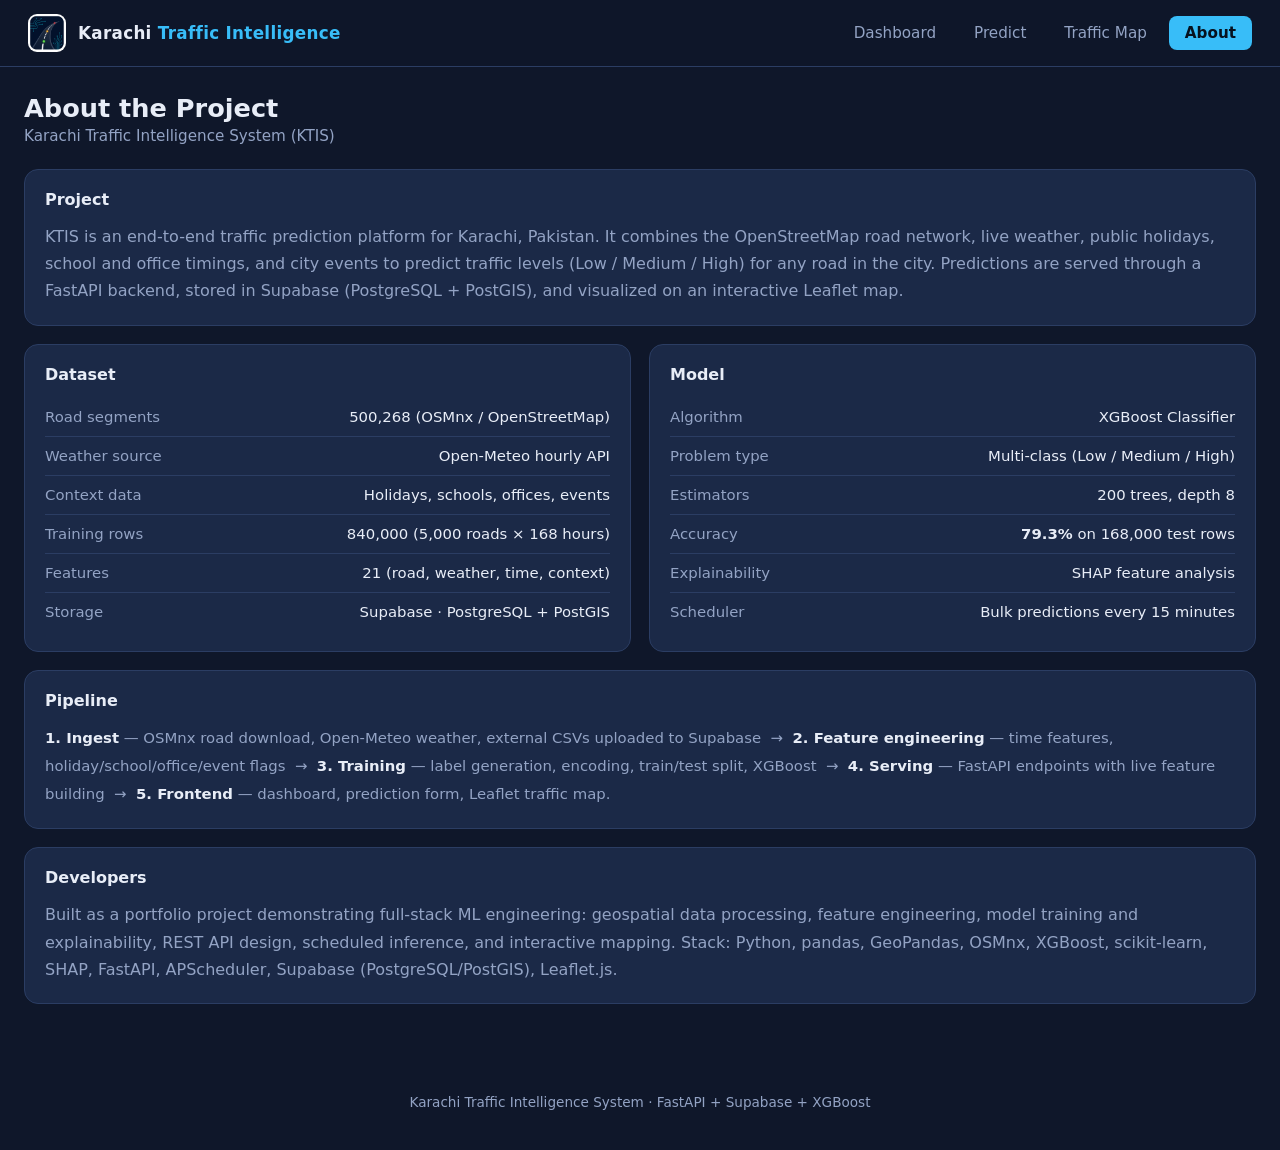
<file: frontend/about.html>
<!DOCTYPE html>
<html lang="en">
<head>
  <meta charset="UTF-8" />
  <meta name="viewport" content="width=device-width, initial-scale=1.0" />
  <title>About | Karachi Traffic Intelligence</title>
  <link rel="stylesheet" href="css/style.css" />
  <style>
    .about-grid {
      display: grid;
      grid-template-columns: 1fr 1fr;
      gap: 18px;
    }
    .about-grid .full { grid-column: 1 / -1; }
    .about-list { list-style: none; }
    .about-list li {
      padding: 10px 0;
      border-bottom: 1px solid var(--panel-border);
      display: flex;
      justify-content: space-between;
      gap: 16px;
      font-size: 0.93rem;
    }
    .about-list li:last-child { border-bottom: none; }
    .about-list .k { color: var(--text-dim); }
    .pipeline-steps { line-height: 1.9; font-size: 0.93rem; color: var(--text-dim); }
    .pipeline-steps strong { color: var(--text); }
    @media (max-width: 860px) { .about-grid { grid-template-columns: 1fr; } }
  </style>
</head>
<body>
  <nav class="navbar">
    <a class="brand" href="index.html">
      <img src="assets/logo.png" alt="KTIS logo" />
      <span>Karachi <em>Traffic Intelligence</em></span>
    </a>
    <div class="nav-links">
      <a href="index.html">Dashboard</a>
      <a href="prediction.html">Predict</a>
      <a href="roads.html">Traffic Map</a>
      <a href="about.html" class="active">About</a>
    </div>
  </nav>

  <main class="page">
    <h1 class="page-title">About the Project</h1>
    <p class="page-subtitle">Karachi Traffic Intelligence System (KTIS)</p>

    <div class="about-grid">
      <section class="panel full">
        <h3>Project</h3>
        <p class="muted" style="line-height:1.7">
          KTIS is an end-to-end traffic prediction platform for Karachi, Pakistan.
          It combines the OpenStreetMap road network, live weather, public holidays,
          school and office timings, and city events to predict traffic levels
          (Low / Medium / High) for any road in the city. Predictions are served
          through a FastAPI backend, stored in Supabase (PostgreSQL + PostGIS),
          and visualized on an interactive Leaflet map.
        </p>
      </section>

      <section class="panel">
        <h3>Dataset</h3>
        <ul class="about-list">
          <li><span class="k">Road segments</span><span>500,268 (OSMnx / OpenStreetMap)</span></li>
          <li><span class="k">Weather source</span><span>Open-Meteo hourly API</span></li>
          <li><span class="k">Context data</span><span>Holidays, schools, offices, events</span></li>
          <li><span class="k">Training rows</span><span>840,000 (5,000 roads &times; 168 hours)</span></li>
          <li><span class="k">Features</span><span>21 (road, weather, time, context)</span></li>
          <li><span class="k">Storage</span><span>Supabase &middot; PostgreSQL + PostGIS</span></li>
        </ul>
      </section>

      <section class="panel">
        <h3>Model</h3>
        <ul class="about-list">
          <li><span class="k">Algorithm</span><span>XGBoost Classifier</span></li>
          <li><span class="k">Problem type</span><span>Multi-class (Low / Medium / High)</span></li>
          <li><span class="k">Estimators</span><span>200 trees, depth 8</span></li>
          <li><span class="k">Accuracy</span><span><strong>79.3%</strong> on 168,000 test rows</span></li>
          <li><span class="k">Explainability</span><span>SHAP feature analysis</span></li>
          <li><span class="k">Scheduler</span><span>Bulk predictions every 15 minutes</span></li>
        </ul>
      </section>

      <section class="panel full">
        <h3>Pipeline</h3>
        <p class="pipeline-steps">
          <strong>1. Ingest</strong> &mdash; OSMnx road download, Open-Meteo weather, external CSVs uploaded to Supabase &nbsp;&rarr;&nbsp;
          <strong>2. Feature engineering</strong> &mdash; time features, holiday/school/office/event flags &nbsp;&rarr;&nbsp;
          <strong>3. Training</strong> &mdash; label generation, encoding, train/test split, XGBoost &nbsp;&rarr;&nbsp;
          <strong>4. Serving</strong> &mdash; FastAPI endpoints with live feature building &nbsp;&rarr;&nbsp;
          <strong>5. Frontend</strong> &mdash; dashboard, prediction form, Leaflet traffic map.
        </p>
      </section>

      <section class="panel full">
        <h3>Developers</h3>
        <p class="muted" style="line-height:1.7">
          Built as a portfolio project demonstrating full-stack ML engineering:
          geospatial data processing, feature engineering, model training and
          explainability, REST API design, scheduled inference, and interactive
          mapping. Stack: Python, pandas, GeoPandas, OSMnx, XGBoost, scikit-learn,
          SHAP, FastAPI, APScheduler, Supabase (PostgreSQL/PostGIS), Leaflet.js.
        </p>
      </section>
    </div>
  </main>

  <footer class="footer">Karachi Traffic Intelligence System &middot; FastAPI + Supabase + XGBoost</footer>
</body>
</html>
</file>
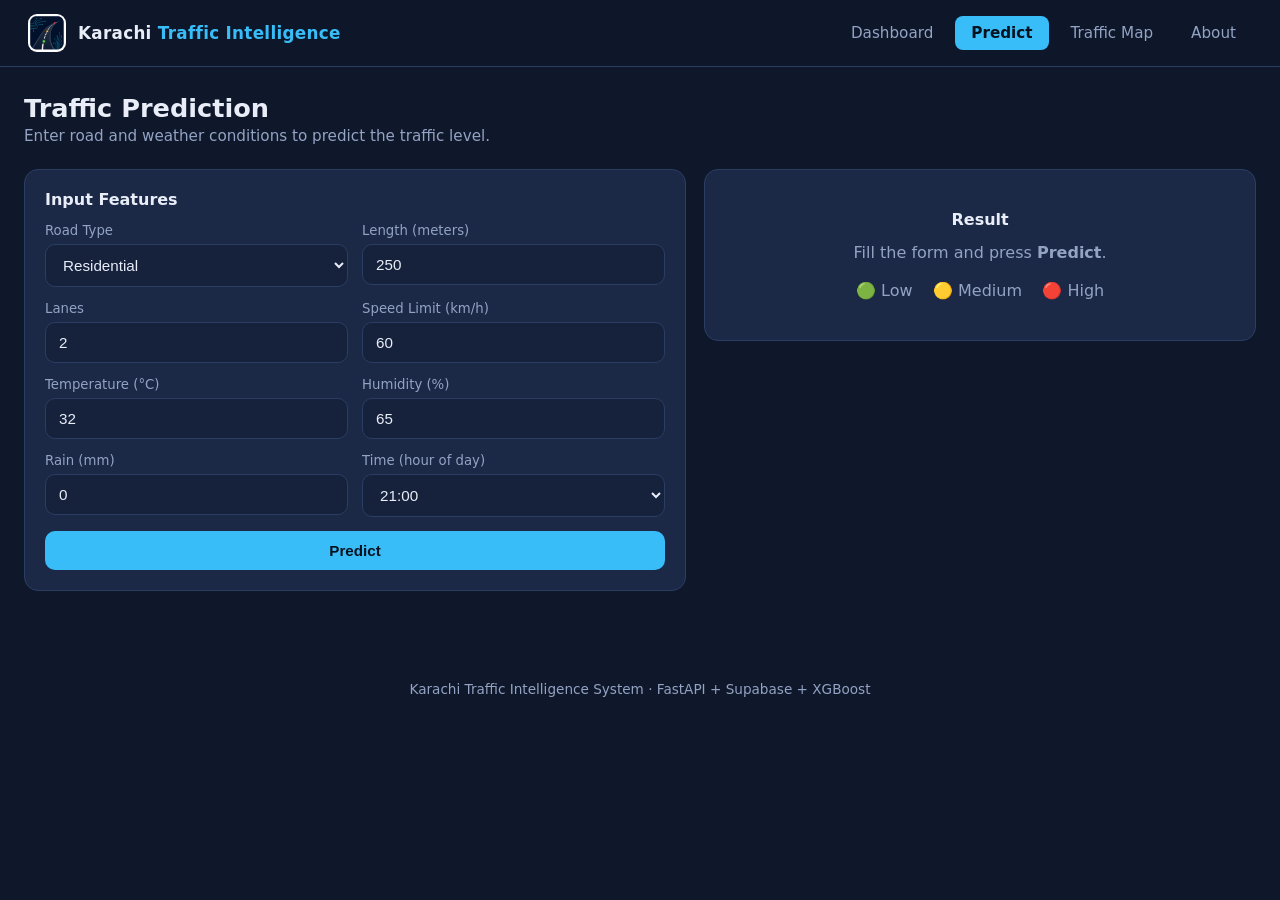
<file: frontend/prediction.html>
<!DOCTYPE html>
<html lang="en">
<head>
  <meta charset="UTF-8" />
  <meta name="viewport" content="width=device-width, initial-scale=1.0" />
  <title>Predict | Karachi Traffic Intelligence</title>
  <link rel="stylesheet" href="css/style.css" />
  <style>
    .predict-grid {
      display: grid;
      grid-template-columns: 1.2fr 1fr;
      gap: 18px;
      align-items: start;
    }
    .form-grid {
      display: grid;
      grid-template-columns: 1fr 1fr;
      gap: 14px;
    }
    .form-grid .full { grid-column: 1 / -1; }
    .result-panel {
      text-align: center;
      padding: 40px 24px;
    }
    .result-emoji { font-size: 4rem; line-height: 1; margin-bottom: 12px; }
    .result-label { font-size: 1.5rem; font-weight: 700; margin-bottom: 16px; }
    .result-label.low { color: var(--low); }
    .result-label.medium { color: var(--medium); }
    .result-label.high { color: var(--high); }
    .confidence-track {
      height: 10px;
      background: var(--bg-soft);
      border-radius: 999px;
      overflow: hidden;
      margin: 0 auto 10px;
      max-width: 320px;
    }
    .confidence-fill { height: 100%; border-radius: 999px; }
    .confidence-fill.low { background: var(--low); }
    .confidence-fill.medium { background: var(--medium); }
    .confidence-fill.high { background: var(--high); }
    .predict-result { display: none; }
    .predict-result.visible { display: block; }
    @media (max-width: 900px) {
      .predict-grid { grid-template-columns: 1fr; }
    }
  </style>
</head>
<body>
  <nav class="navbar">
    <a class="brand" href="index.html">
      <img src="assets/logo.png" alt="KTIS logo" />
      <span>Karachi <em>Traffic Intelligence</em></span>
    </a>
    <div class="nav-links">
      <a href="index.html">Dashboard</a>
      <a href="prediction.html" class="active">Predict</a>
      <a href="roads.html">Traffic Map</a>
      <a href="about.html">About</a>
    </div>
  </nav>

  <main class="page">
    <h1 class="page-title">Traffic Prediction</h1>
    <p class="page-subtitle">Enter road and weather conditions to predict the traffic level.</p>

    <div class="predict-grid">
      <section class="panel">
        <h3>Input Features</h3>
        <form id="prediction-form" class="form-grid">
          <div>
            <label for="input-road-type">Road Type</label>
            <select id="input-road-type">
              <option value="residential">Residential</option>
              <option value="primary">Primary</option>
              <option value="secondary">Secondary</option>
              <option value="tertiary">Tertiary</option>
              <option value="trunk">Trunk</option>
              <option value="motorway">Motorway</option>
              <option value="unclassified">Unclassified</option>
              <option value="living_street">Living Street</option>
            </select>
          </div>
          <div>
            <label for="input-length">Length (meters)</label>
            <input type="number" id="input-length" value="250" min="1" step="any" />
          </div>
          <div>
            <label for="input-lanes">Lanes</label>
            <input type="number" id="input-lanes" value="2" min="1" max="10" />
          </div>
          <div>
            <label for="input-speed">Speed Limit (km/h)</label>
            <input type="number" id="input-speed" value="60" min="5" max="140" />
          </div>
          <div>
            <label for="input-temperature">Temperature (&deg;C)</label>
            <input type="number" id="input-temperature" value="32" step="any" />
          </div>
          <div>
            <label for="input-humidity">Humidity (%)</label>
            <input type="number" id="input-humidity" value="65" min="0" max="100" />
          </div>
          <div>
            <label for="input-rain">Rain (mm)</label>
            <input type="number" id="input-rain" value="0" min="0" step="any" />
          </div>
          <div>
            <label for="input-hour">Time (hour of day)</label>
            <select id="input-hour"></select>
          </div>
          <div class="full">
            <button class="btn" type="submit" style="width:100%">Predict</button>
          </div>
        </form>
      </section>

      <section class="panel result-panel">
        <h3>Result</h3>
        <div class="predict-result" id="prediction-result"></div>
        <p class="muted" id="result-placeholder">
          Fill the form and press <strong>Predict</strong>.<br /><br />
          &#x1F7E2; Low &nbsp;&nbsp; &#x1F7E1; Medium &nbsp;&nbsp; &#x1F534; High
        </p>
      </section>
    </div>
  </main>

  <footer class="footer">Karachi Traffic Intelligence System &middot; FastAPI + Supabase + XGBoost</footer>

  <script src="js/api.js"></script>
  <script src="js/prediction.js"></script>
  <script>
    // Populate hour dropdown and hide placeholder once a result shows.
    const hourSelect = document.getElementById("input-hour");
    for (let h = 0; h < 24; h++) {
      const option = document.createElement("option");
      option.value = h;
      option.textContent = `${String(h).padStart(2, "0")}:00`;
      if (h === new Date().getHours()) option.selected = true;
      hourSelect.appendChild(option);
    }
    document.getElementById("prediction-form").addEventListener("submit", () => {
      document.getElementById("result-placeholder").style.display = "none";
    });
  </script>
</body>
</html>
</file>
<file: frontend/css/style.css>
/* Shared styles: layout, nav, cards, buttons */

:root {
  --bg: #0f172a;
  --bg-soft: #16213c;
  --panel: #1b2947;
  --panel-border: #2b3d63;
  --text: #e8edf7;
  --text-dim: #93a3c4;
  --accent: #38bdf8;
  --accent-strong: #0ea5e9;
  --low: #2ecc71;
  --medium: #f5b041;
  --high: #e74c3c;
  --radius: 14px;
}

* {
  margin: 0;
  padding: 0;
  box-sizing: border-box;
}

body {
  font-family: "Segoe UI", system-ui, -apple-system, sans-serif;
  background: var(--bg);
  color: var(--text);
  min-height: 100vh;
}

a {
  color: inherit;
  text-decoration: none;
}

/* ---------- Navigation ---------- */

.navbar {
  display: flex;
  align-items: center;
  justify-content: space-between;
  padding: 14px 28px;
  background: rgba(15, 23, 42, 0.92);
  border-bottom: 1px solid var(--panel-border);
  position: sticky;
  top: 0;
  z-index: 1100;
  backdrop-filter: blur(8px);
}

.brand {
  display: flex;
  align-items: center;
  gap: 12px;
  font-weight: 700;
  font-size: 1.05rem;
  letter-spacing: 0.3px;
}

.brand img {
  width: 38px;
  height: 38px;
  border-radius: 9px;
}

.brand span em {
  color: var(--accent);
  font-style: normal;
}

.nav-links {
  display: flex;
  gap: 6px;
}

.nav-links a {
  padding: 8px 16px;
  border-radius: 8px;
  color: var(--text-dim);
  font-size: 0.95rem;
  transition: background 0.15s ease, color 0.15s ease;
}

.nav-links a:hover {
  color: var(--text);
  background: var(--panel);
}

.nav-links a.active {
  color: #06121f;
  background: var(--accent);
  font-weight: 600;
}

/* ---------- Layout ---------- */

.page {
  max-width: 1280px;
  margin: 0 auto;
  padding: 26px 24px 60px;
}

.page-title {
  font-size: 1.6rem;
  margin-bottom: 4px;
}

.page-subtitle {
  color: var(--text-dim);
  margin-bottom: 24px;
  font-size: 0.95rem;
}

/* ---------- Cards & panels ---------- */

.panel {
  background: var(--panel);
  border: 1px solid var(--panel-border);
  border-radius: var(--radius);
  padding: 20px;
}

.panel h3 {
  font-size: 1rem;
  margin-bottom: 14px;
  color: var(--text);
}

.panel h3 .muted {
  color: var(--text-dim);
  font-weight: 400;
  font-size: 0.85rem;
}

/* ---------- Buttons & inputs ---------- */

.btn {
  display: inline-block;
  border: none;
  cursor: pointer;
  padding: 11px 22px;
  border-radius: 10px;
  font-size: 0.95rem;
  font-weight: 600;
  background: var(--accent);
  color: #06121f;
  transition: filter 0.15s ease, transform 0.05s ease;
}

.btn:hover {
  filter: brightness(1.12);
}

.btn:active {
  transform: scale(0.98);
}

.btn.secondary {
  background: var(--panel-border);
  color: var(--text);
}

input,
select {
  width: 100%;
  padding: 11px 13px;
  border-radius: 10px;
  border: 1px solid var(--panel-border);
  background: var(--bg-soft);
  color: var(--text);
  font-size: 0.95rem;
  outline: none;
}

input:focus,
select:focus {
  border-color: var(--accent);
}

label {
  display: block;
  font-size: 0.83rem;
  color: var(--text-dim);
  margin-bottom: 6px;
}

/* ---------- Traffic badges ---------- */

.badge {
  display: inline-flex;
  align-items: center;
  gap: 8px;
  padding: 6px 14px;
  border-radius: 999px;
  font-weight: 600;
  font-size: 0.9rem;
}

.badge.low { background: rgba(46, 204, 113, 0.15); color: var(--low); }
.badge.medium { background: rgba(245, 176, 65, 0.15); color: var(--medium); }
.badge.high { background: rgba(231, 76, 60, 0.15); color: var(--high); }

/* ---------- Footer ---------- */

.footer {
  text-align: center;
  color: var(--text-dim);
  font-size: 0.85rem;
  padding: 30px 0 40px;
}

/* ---------- Utility ---------- */

.grid {
  display: grid;
  gap: 18px;
}

.muted { color: var(--text-dim); }

.error-text { color: var(--high); font-size: 0.9rem; }

@media (max-width: 860px) {
  .navbar { flex-direction: column; gap: 10px; }
}
</file>
